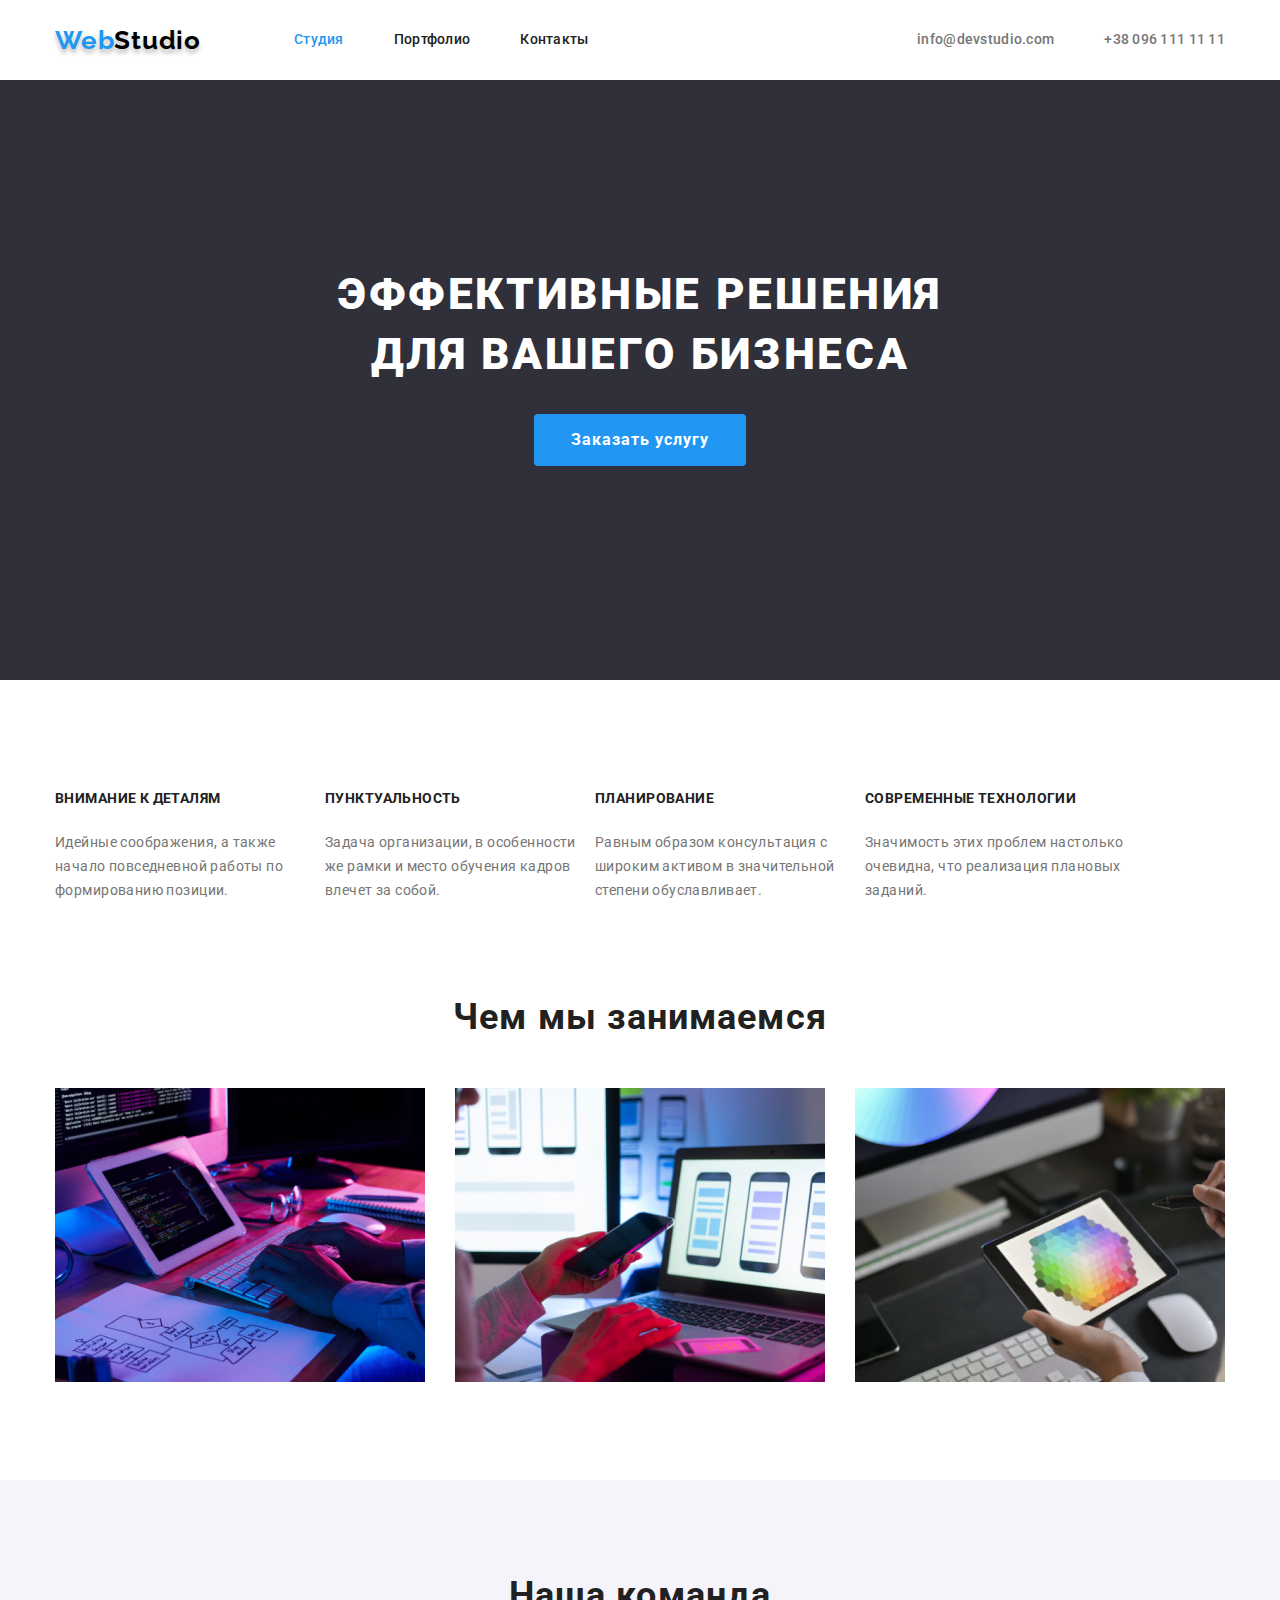
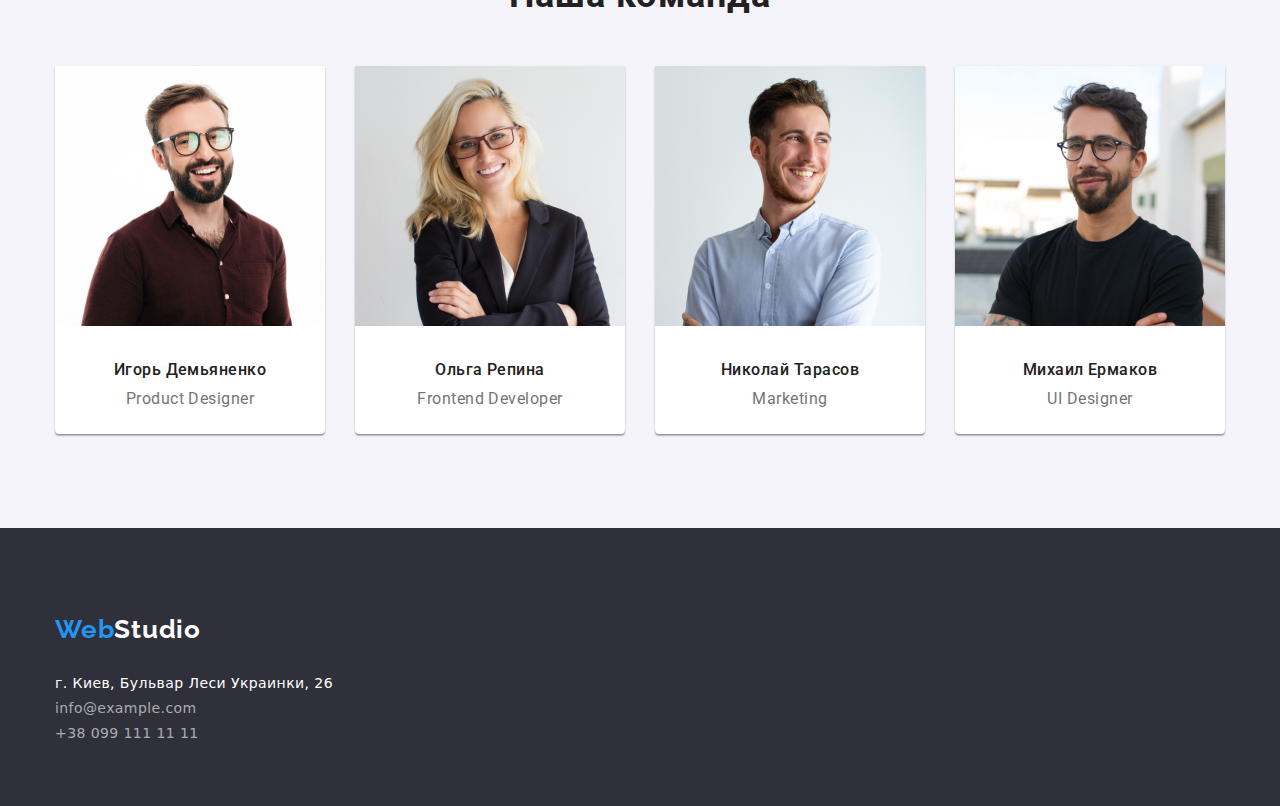
<file: index.html>
<!DOCTYPE html>
<!--goit-markup-hw-03 DENYS TYMOFIEIEV-->
<!--Главная страница Студия-->
<html lang="ru">
  <head>
    <meta charset="UTF-8" />
    <meta name="viewport" content="width=device-width, initial-scale=1.0" />
    <title>Web Studio</title>
    <!--Connect stylesheet file-->
    <link
      href="https://fonts.googleapis.com/css2?family=Raleway:wght@400;500;700&family=Roboto:wght@400;500;700;900&display=swap"
      rel="stylesheet"
    />
    <link rel="stylesheet" href="./css/modern-normalize.css" />
    <link rel="stylesheet" href="./css/styles.css" />
  </head>
  <body>
    <header>
      <!-- Main navigation block -->
      <div class="container">
        <nav>
          <!--Logo links in the header-->
          <a href="./">
            <p class="logo">
              <span class="logo-blue">Web</span
              ><span class="logo-black">Studio</span>
            </p>
          </a>
          <!--Navigation list links in header-->
          <ul class="nav-block">
            <li class="list"><a class="active-link" href="./">Студия</a></li>
            <li class="list"><a href="./portfolio.html">Портфолио</a></li>
            <li class="list"><a href="">Контакты</a></li>
          </ul>
        </nav>
        <!--Contacts links list in the header-->
        <ul class="ul-contacts">
          <li class="list-contacts">
            <a href="mailto:info@devstudio.com"> info@devstudio.com </a>
          </li>
          <li class="list-contacts">
            <a href="tel:+380961111111"> +38 096 111 11 11 </a>
          </li>
        </ul>
      </div>
    </header>
    <main>
      <!--Hero block div, image and section (text and button)-->
      <section class="hero-section">
        <div class="container hero">
          <h1>
            Эффективные решения <br />
            для вашего бизнеса
          </h1>
          <button class="hero-button">Заказать услугу</button>
        </div>
      </section>
      <!--Section advantage block-->
      <section class="advantage">
        <div class="container">
          <ul>
            <li>
              <h3>Внимание к деталям</h3>
              <p>
                Идейные соображения, а также начало повседневной работы по
                формированию позиции.
              </p>
            </li>
            <li>
              <h3>Пунктуальность</h3>
              <p>
                Задача организации, в особенности же рамки и место обучения
                кадров влечет за собой.
              </p>
            </li>
            <li>
              <h3>Планирование</h3>
              <p>
                Равным образом консультация с широким активом в значительной
                степени обуславливает.
              </p>
            </li>
            <li>
              <h3>Современные технологии</h3>
              <p>
                Значимость этих проблем настолько очевидна, что реализация
                плановых заданий.
              </p>
            </li>
          </ul>
        </div>
      </section>
      <!--What we doing block-->
      <section class="section-wedo">
        <div class="wedo container">
          <h2>Чем мы занимаемся</h2>
          <ul class="wedo-img">
            <li>
              <a href=""
                ><img
                  src="./images/img1.jpg"
                  width="370"
                  alt="Десктопное приложение"
              /></a>
            </li>
            <li>
              <a href=""
                ><img
                  src="./images/img2.jpg"
                  width="370"
                  alt="Мобильное приложение"
              /></a>
            </li>
            <li>
              <a href=""
                ><img
                  src="./images/img3.jpg"
                  width="370"
                  alt="Дизайнерское решение"
              /></a>
            </li>
          </ul>
        </div>
      </section>
      <!--Our team block-->
      <section class="team-section">
        <div class="team container">
          <h2>Наша команда</h2>
          <ul>
            <li>
              <img src="./images/igor1.jpg" width="270" alt="Парень" />
              <h3>Игорь Демьяненко</h3>
              <p>Product Designer</p>
            </li>
            <li>
              <img src="./images/olga2.jpg" width="270" alt="Девушка" />
              <h3>Ольга Репина</h3>
              <p>Frontend Developer</p>
            </li>
            <li>
              <img src="./images/nikola3.jpg" width="270" alt="Парень" />
              <h3>Николай Тарасов</h3>
              <p>Marketing</p>
            </li>
            <li>
              <img src="./images/michael4.jpg" width="270" alt="Парень" />
              <h3>Михаил Ермаков</h3>
              <p>UI Designer</p>
            </li>
          </ul>
        </div>
      </section>
      <!--Footer area - down page-->
    </main>
    <footer>
      <!--Logo links in the header-->
      <div class="container down-page">
        <a href="./">
          <p class="logodown">
            <span class="logo-blue">Web</span
            ><span class="logo-white">Studio</span>
          </p>
        </a>
        <address class="adr">
          <span>г. Киев, Бульвар Леси Украинки, 26</span> <br />
          <a href="mailto:info@example.com"> info@example.com </a>
          <br />
          <a href="tel:+380991111111"> +38 099 111 11 11 </a>
        </address>
      </div>
    </footer>
  </body>
</html>
</file>
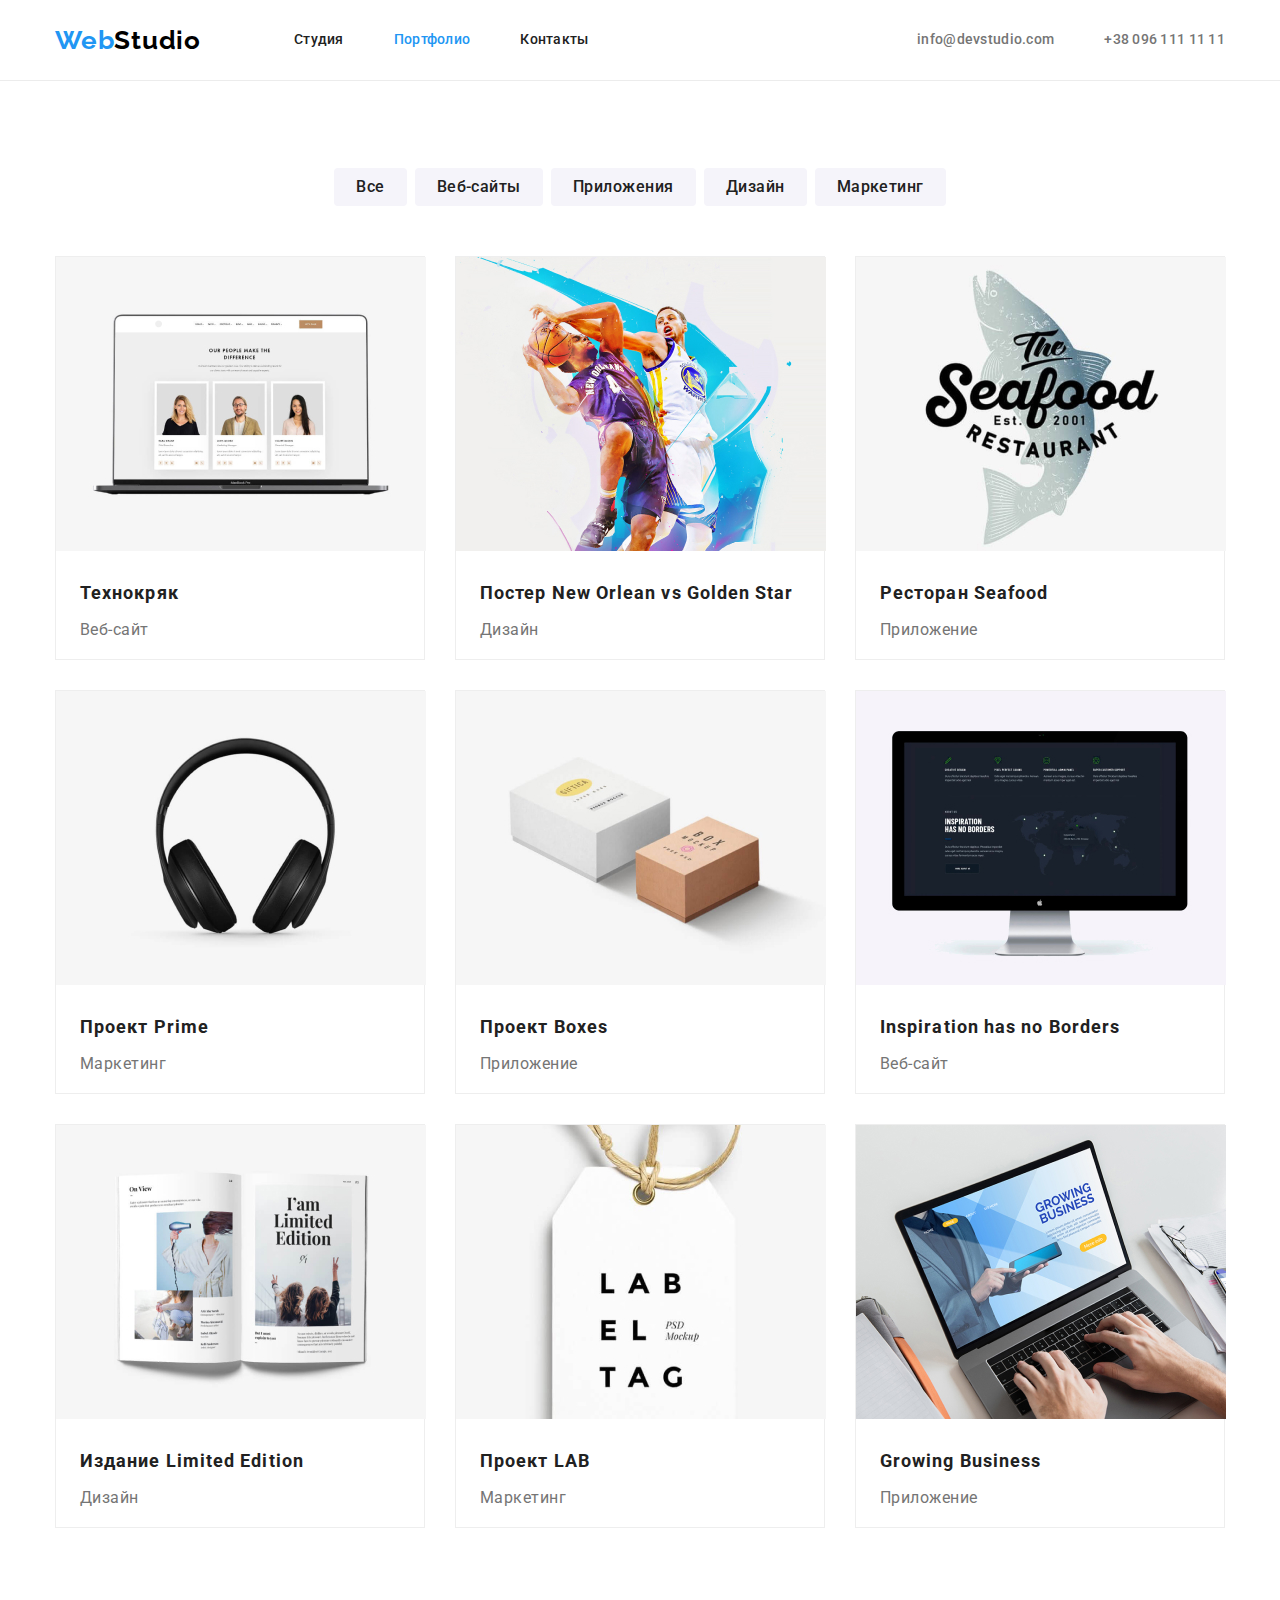
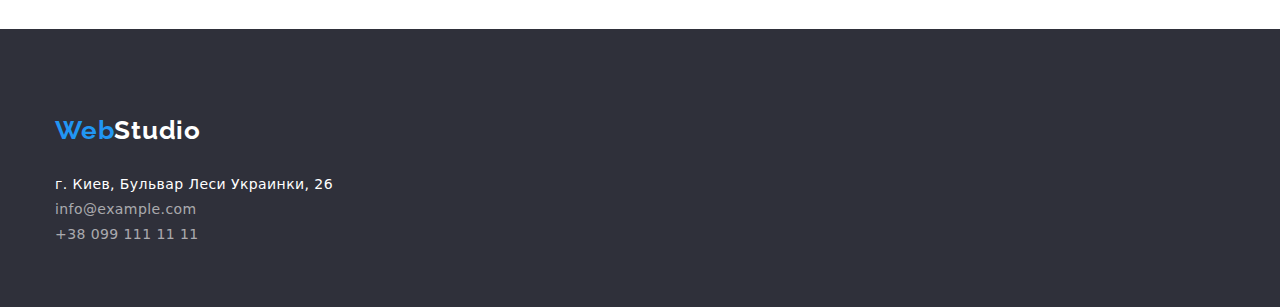
<file: portfolio.html>
<!DOCTYPE html>
<!--goit-markup-hw-03 DENYS TYMOFIEIEV-->
<!--Страница Портфолио-->
<html lang="ru">
  <head>
    <meta charset="UTF-8" />
    <meta name="viewport" content="width=device-width, initial-scale=1.0" />
    <title>Портфолио</title>
    <!--Connect stylesheet file-->
    <link
      href="https://fonts.googleapis.com/css2?family=Raleway:wght@400;500;700&family=Roboto:wght@400;500;700;900&display=swap"
      rel="stylesheet"
    />
    <link rel="stylesheet" href="./css/modern-normalize.css" />
    <link rel="stylesheet" href="./css/styles.css" />
  </head>
  <body>
    <header>
      <!-- Main navigation block -->
      <div class="container">
        <nav>
          <!--Logo links in the header-->
          <a href="./">
            <p class="logo-portfolio">
              <span class="logo-blue">Web</span
              ><span class="logo-black">Studio</span>
            </p>
          </a>
          <!--Navigation list links in header-->
          <ul class="nav-block">
            <li class="list"><a href="./">Студия</a></li>
            <li class="list">
              <a class="active-link" href="./portfolio.html">Портфолио</a>
            </li>
            <li class="list"><a href="">Контакты</a></li>
          </ul>
        </nav>
        <!--Contacts links list in the header-->
        <ul class="ul-contacts">
          <li class="list-contacts">
            <a href="mailto:info@devstudio.com"> info@devstudio.com </a>
          </li>
          <li class="list-contacts">
            <a href="tel:+380961111111"> +38 096 111 11 11 </a>
          </li>
        </ul>
      </div>
    </header>
    <hr
      class="container-head zero"
      align="center"
      width="100%"
      size="1"
      color="#ececec"
    />
    <main>
      <!--main content new page-->
      <h1 class="no-display">Портфолио</h1>
      <!--Section button select-->
      <div class="portfolio-content container">
        <ul class="search-menu">
          <li><button class="filter">Все</button></li>
          <li><button class="filter">Веб-сайты</button></li>
          <li><button class="filter">Приложения</button></li>
          <li><button class="filter">Дизайн</button></li>
          <li><button class="filter">Маркетинг</button></li>
        </ul>
      </div>
      <section class="portfolio-section">
        <div class="container">
          <!--Content-projects-section-->
          <ul class="portfolio-projects">
            <li>
              <a href=""
                ><img
                  src="images/img-portfolio/img-tehnocrack.jpg"
                  alt="Приложение на ноутбуке"
                />
                <h2 class="img-head">Технокряк</h2>
                <p class="img-p">Веб-сайт</p>
              </a>
            </li>
            <li>
              <a href=""
                ><img
                  src="images/img-portfolio/img-poster-neworlean.jpg"
                  alt="Баскетболисты на постере"
                />
                <h2 class="img-head">Постер New Orlean vs Golden Star</h2>
                <p class="img-p">Дизайн</p>
              </a>
            </li>
            <li>
              <a href=""
                ><img
                  src="images/img-portfolio/img-rest-sea-food.jpg"
                  alt="Логотип ресторана Seafood"
                />
                <h2 class="img-head">Ресторан Seafood</h2>
                <p class="img-p">Приложение</p>
              </a>
            </li>
            <li>
              <a href=""
                ><img
                  src="images/img-portfolio/img-proj-prime.jpg"
                  alt="Наушники"
                />
                <h2 class="img-head">Проект Prime</h2>
                <p class="img-p">Маркетинг</p>
              </a>
            </li>
            <li>
              <a href=""
                ><img
                  src="images/img-portfolio/img-proj-boxes.jpg"
                  alt="2 картонные коробки"
                />
                <h2 class="img-head">Проект Boxes</h2>
                <p class="img-p">Приложение</p>
              </a>
            </li>
            <li>
              <a href=""
                ><img
                  src="images/img-portfolio/img-inspiration-no-borders.jpg"
                  alt="Приложение на MacBook"
                />
                <h2 class="img-head">Inspiration has no Borders</h2>
                <p class="img-p">Веб-сайт</p>
              </a>
            </li>
            <li>
              <a href=""
                ><img
                  src="images/img-portfolio/img-limited-edition.jpg"
                  alt="Книга"
                />
                <h2 class="img-head">Издание Limited Edition</h2>
                <p class="img-p">Дизайн</p>
              </a>
            </li>
            <li>
              <a href=""
                ><img
                  src="images/img-portfolio/img-proj-lab.jpg"
                  alt="Этикетка проекта LAB"
                />
                <h2 class="img-head">Проект LAB</h2>
                <p class="img-p">Маркетинг</p>
              </a>
            </li>
            <li>
              <a href=""
                ><img
                  src="images/img-portfolio/img-growing-business.jpg"
                  alt="Приложение Growing Business на ноутбуке"
                />
                <h2 class="img-head">Growing Business</h2>
                <p class="img-p">Приложение</p>
              </a>
            </li>
          </ul>
        </div>
      </section>
    </main>
    <footer>
      <!--Logo links in the header-->
      <div class="container down-page">
        <a href="./">
          <p class="logodown">
            <span class="logo-blue">Web</span
            ><span class="logo-white">Studio</span>
          </p>
        </a>
        <address class="adr">
          <span>г. Киев, Бульвар Леси Украинки, 26</span> <br />
          <a href="mailto:info@example.com"> info@example.com </a>
          <br />
          <a href="tel:+380991111111"> +38 099 111 11 11 </a>
        </address>
      </div>
    </footer>
  </body>
</html>
</file>
<file: css/styles.css>
/*Палітра основних кольорів*/
/*Logo-blue color: #2196F3;*/
/*Logo-black color: #000000;*/
/*Logo-white color: #FFFFFF;*/
/*h2-text color: #212121;*/
/*p-text color: #757575;*/
/*footer-header background: #2F303A;*/
/*our team section background: #F5F4FA;*/
:root {
  --Logo-blue-color: #2196f3;
  --Logo-black-color: #000000;
  --Logo-white-color: #ffffff;
  --h2-text-color: #212121;
  --p-text-color: #757575;
  --footer-header-background: #2f303a;
  --our-team-background: #f5f4fa;
}
header > div {
  align-items: center;

  background-color: var(--Logo-white-color);
  font-family: Roboto;
  font-style: normal;
  font-weight: 500;
  font-size: 14px;
  line-height: 1.14;
  letter-spacing: 0.02em;
}
main {
  font-family: Roboto;
}
a {
  text-decoration: none;
}
ul {
  list-style: none;
  padding-left: 0;
}
h1 {
  margin-top: 0;
  margin-bottom: 0;
}
h2 {
  margin-top: 0;
  margin-bottom: 0;

  color: var(--h2-text-color);
  font-style: normal;
  font-weight: bold;
  font-size: 36px;
  line-height: 42px;
  letter-spacing: 0.03em;
}
/*Logo style*/
nav > a {
  display: block;
  margin-right: 93px;
}
p.logo {
  font-family: Raleway;
  font-style: normal;
  font-weight: bold;
  font-size: 26px;
  line-height: 31px;
  letter-spacing: 0.03em;
  text-shadow: 0px 4px 4px rgba(0, 0, 0, 0.25);
}
p.logo-portfolio {
  font-family: Raleway;
  font-style: normal;
  font-weight: bold;
  font-size: 26px;
  line-height: 31px;
  letter-spacing: 0.03em;
}
p.logodown {
  margin: 0px, 0px, 20px, 0px;
  font-family: Raleway;
  font-style: normal;
  font-weight: bold;
  font-size: 26px;
  line-height: 31px;
  letter-spacing: 0.03em;
}
span.logo-blue {
  color: var(--Logo-blue-color);
}
span.logo-black {
  color: var(--Logo-black-color);
}
span.logo-white {
  color: var(--Logo-white-color);
}
nav {
  display: flex;
  align-items: center;
}
/*Загальні параметри контейнера для макета*/
.container {
  display: flex;
  width: 1200px;
  padding-left: 15px;
  padding-right: 15px;
  margin-left: auto;
  margin-right: auto;
}
header > div {
  align-items: center;
  max-height: 80px;

  background-color: var(--Logo-white-color);
  font-family: Roboto;
  font-style: normal;
  font-weight: 500;
  font-size: 14px;
  line-height: 1.14;
  letter-spacing: 0.02em;
}
.list > a {
  color: var(--h2-text-color);
}
.list > a:hover,
.list > a:focus {
  color: var(--Logo-blue-color);
}
/*Пошта та телефон в хедері*/
.ul-contacts {
  display: flex;
  align-items: center;
  margin-left: auto;
}
.ul-contacts li:not(:last-child) {
  margin-right: 50px;
}
.list-contacts > a {
  color: var(--p-text-color);
}
.list-contacts > a:hover,
.list-contacts > a:focus {
  color: var(--Logo-blue-color);
}
/* nav-block стилі для блоку посилань хедера*/
.nav-block {
  display: flex;
  padding-left: 0;
}
.nav-block li:not(:last-child) {
  margin-right: 50px;
}
/* Оформлення ГЕРОЯ*/
.hero {
  display: flex;
  flex-direction: column;
  justify-content: center;
  align-items: center;

  font-family: Roboto;
}
.hero-section {
  padding-top: 184px;
  padding-bottom: 184px;
  background-color: var(--footer-header-background);
}
.hero > h1 {
  color: var(--Logo-white-color);
  font-family: Roboto;
  font-style: normal;
  font-weight: 900;
  font-size: 44px;
  line-height: 60px;
  text-align: center;
  letter-spacing: 0.06em;
  text-transform: uppercase;
}
.hero-button {
  box-sizing: content-box;
  width: 200px;
  height: 50px;
  margin: 30px;
  border: var(--Logo-blue-color);
  border-radius: 4px;
  background-color: var(--Logo-blue-color);
  color: var(--Logo-white-color);
  font-style: normal;
  font-weight: bold;
  font-size: 16px;
  line-height: 30px;
  letter-spacing: 0.06em;
}
.hero-button:hover,
.hero-button:hover {
  background-color: var(--Logo-white-color);
  color: var(--Logo-blue-color);
  font-style: normal;
  font-weight: bold;
  font-size: 16px;
  line-height: 30px;
  text-align: center;
  letter-spacing: 0.06em;
}
/*Оформлення ПЕРЕВАГИ*/
.advantage {
  padding-top: 94px;
}
.advantage h3 {
  margin-top: 0;
  padding-bottom: 10px;
  color: var(--h2-text-color);
  font-style: normal;
  font-weight: bold;
  font-size: 14px;
  line-height: 16px;
  letter-spacing: 0.03em;
  text-transform: uppercase;
}
.advantage p {
  max-width: 270px;
  margin: 0;

  color: var(--p-text-color);
  font-style: normal;
  font-weight: normal;
  font-size: 14px;
  line-height: 24px;
  letter-spacing: 0.03em;
}
.advantage ul {
  display: flex;
  margin-bottom: 0;
  justify-content: space-between;
}
/* Оформлення ЧИМ МИ ЗАЙМАЄМОСЯ */
.section-wedo {
  padding-top: 94px;
  padding-bottom: 94px;
}
.wedo {
  flex-direction: column;
  margin-bottom: 0px;
}
.wedo > h2 {
  text-align: center;
  margin-bottom: 0px;
}
.wedo-img a {
  display: block;
  margin-bottom: 0px;
}
.wedo-img {
  display: flex;
  justify-content: space-between;
  margin-top: 50px;
  margin-bottom: 0px;
}
/* Оформлення Наша Команда*/
.team-section {
  padding-top: 94px;
  padding-bottom: 94px;
  background-color: var(--our-team-background);
}
.team {
  flex-direction: column;
  justify-content: center;
  align-items: center;
  font-style: normal;
  font-weight: 500;
  font-size: 16px;
  line-height: 19px;
  text-align: center;
  letter-spacing: 0.03em;
}
.team > h2 {
  margin-bottom: 50px;
  font-style: normal;
  font-weight: bold;
  font-size: 36px;
  line-height: 42px;
  text-align: center;
  letter-spacing: 0.03em;
}
.team > ul {
  display: flex;
  margin-bottom: 0px;
  margin-top: 0px;
  margin-left: auto;
  margin-right: auto;
  justify-content: space-between;
}
.team li {
  max-width: 270px;
  max-height: 368px;

  background-color: var(--Logo-white-color);
  box-shadow: 0px 1px 3px rgba(0, 0, 0, 0.12), 0px 1px 1px rgba(0, 0, 0, 0.14),
    0px 2px 1px rgba(0, 0, 0, 0.2);
  border-radius: 0px 0px 4px 4px;
}
.team li:not(:last-child) {
  margin-right: 30px;
}
.team h3 {
  padding-top: 30px;
  margin-bottom: 10px;
  margin-top: 0px;
  color: var(--h2-text-color);
  font-style: normal;
  font-weight: 500;
  font-size: 16px;
  line-height: 19px;
  text-align: center;
  letter-spacing: 0.03em;
}
.team p {
  box-sizing: border-box;
  padding-bottom: 30px;
  margin-top: 0px;
  margin-bottom: 0px;
  color: var(--p-text-color);
  font-style: normal;
  font-weight: normal;
  font-size: 16px;
  line-height: 19px;
  text-align: center;
  letter-spacing: 0.03em;
}
/*Елементи підвалу*/
footer {
  padding-top: 60px;
  padding-bottom: 60px;
  background-color: var(--footer-header-background);
}
address {
  font-style: normal;
  font-weight: normal;
  font-size: 14px;
  line-height: 24px;
  letter-spacing: 0.03em;
}
.down-page {
  flex-direction: column;
  align-items: flex-start;
}
footer > a > p {
  margin-top: 0;
}

.adr span {
  margin-bottom: 9px;
  color: var(--Logo-white-color);
  font-style: normal;
  font-weight: normal;
  font-size: 14px;
  line-height: 1.71;
  /* or 171% */
  letter-spacing: 0.03em;
}
.adr a {
  color: rgba(255, 255, 255, 0.6);
  font-style: normal;
  font-weight: normal;
  font-size: 14px;
  line-height: 1.71;
  /* or 171% */
  letter-spacing: 0.03em;
  margin-bottom: 9px;
}
a.active-link {
  color: var(--Logo-blue-color);
}
button.filter {
  padding: 6px 22px 6px 22px;
  color: var(--h2-text-color);
  background-color: var(--our-team-background);
  font-style: normal;
  font-weight: 500;
  font-size: 16px;
  line-height: 26px;
  text-align: center;
  letter-spacing: 0.03em;
  border-radius: 4px;
  box-shadow: none;
  border: none;
}
button.filter:hover,
button.active:focus {
  color: var(--Logo-white-color);
  background-color: var(--Logo-blue-color);
  font-style: normal;
  font-weight: 500;
  font-size: 16px;
  line-height: 26px;
  text-align: center;
  letter-spacing: 0.03em;
  border-color: var(--Logo-white-color);
  box-shadow: 0px 4px 5px 0 rgba(0, 0, 0, 0.5); /* Параметры тени */
}
h2.img-head {
  color: var(--h2-text-color);
  font-style: normal;
  font-weight: bold;
  font-size: 18px;
  line-height: 36px;
  letter-spacing: 0.06em;
}
p.img-p {
  color: var(--p-text-color);
  font-style: normal;
  font-weight: normal;
  font-size: 16px;
  line-height: 30px;
  letter-spacing: 0.03em;
}
/* PORTFOLIO - PAGE Styles*/
/* PORTFOLIO - PAGE Styles*/
/* PORTFOLIO - PAGE Styles*/

.no-display {
  display: none;
}
.zero {
  margin-bottom: 0px;
  margin-top: 0px;
}
.search-menu {
  display: flex;
  justify-content: center;
  margin-top: 87px;
  margin-bottom: 50px;
}
.search-menu > li:not(:last-child) {
  margin-right: 8px;
}
.portfolio-section {
  margin-top: 0px;
  margin-bottom: 101px;
}
.portfolio-content {
  flex-direction: column;
  justify-content: center;
}
.portfolio-projects {
  display: flex;
  flex-wrap: wrap;
  justify-content: center;
  margin-top: 0px;
  margin-bottom: 0px;
}
.portfolio-projects > li {
  box-sizing: border-box;
  max-width: 370px;
  max-height: 404px;
  margin-top: 0px;
  margin-bottom: 0px;
  border-style: solid;
  border-width: 1px;
  border-color: #eeeeee;
}
.portfolio-projects > li:not(:nth-last-child(-n + 3)) {
  margin-bottom: 30px;
}
.portfolio-projects > li:not(:nth-child(3n + 0)) {
  margin-right: 30px;
}
.portfolio-projects > li > a > h2 {
  box-sizing: border-box;
  margin-left: 24px;
  margin-bottom: 4px;
  padding-top: 20px;
}
.portfolio-projects > li > a > p {
  box-sizing: border-box;
  margin-left: 24px;
  margin-top: 0px;
  margin-bottom: 0px;
  padding-bottom: 20px;
}
</file>
